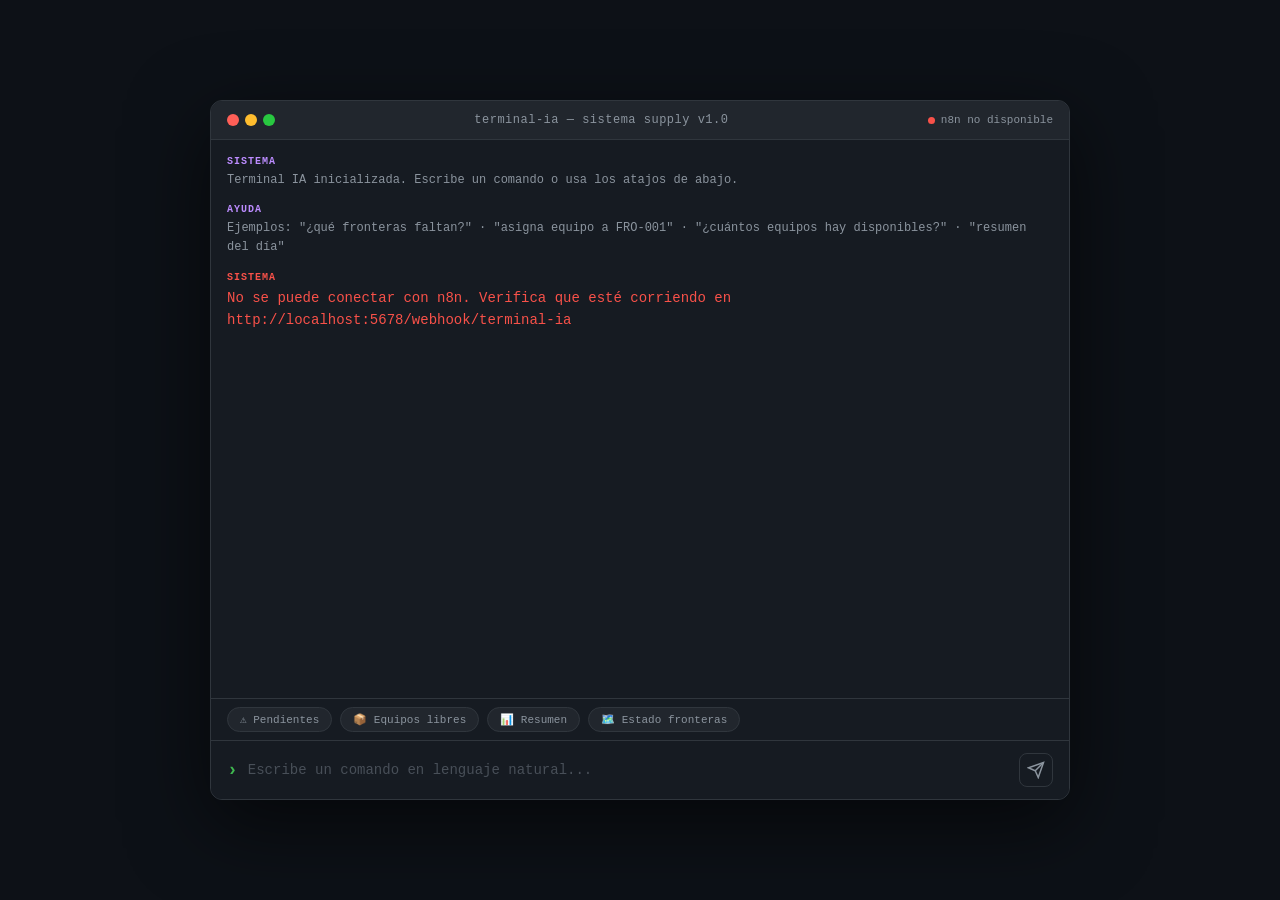
<file: frontend/index.html>
<!DOCTYPE html>
<html lang="es">
<head>
  <meta charset="UTF-8">
  <meta name="viewport" content="width=device-width, initial-scale=1.0">
  <title>Terminal IA — Sistema Supply</title>
  <link rel="stylesheet" href="css/terminal.css">
</head>
<body>
  <div class="terminal-wrapper">

    <!-- Header -->
    <div class="terminal-header">
      <div class="header-dots">
        <span class="dot red"></span>
        <span class="dot yellow"></span>
        <span class="dot green"></span>
      </div>
      <div class="header-title">terminal-ia — sistema supply v1.0</div>
      <div class="header-status">
        <span class="status-dot" id="status-dot"></span>
        <span id="status-text">conectando...</span>
      </div>
    </div>

    <!-- Output area -->
    <div class="terminal-output" id="output">
      <div class="message system">
        <span class="prefix">sistema</span>
        <span class="content">Terminal IA inicializada. Escribe un comando o usa los atajos de abajo.</span>
      </div>
      <div class="message system">
        <span class="prefix">ayuda</span>
        <span class="content">Ejemplos: "¿qué fronteras faltan?" · "asigna equipo a FRO-001" · "¿cuántos equipos hay disponibles?" · "resumen del día"</span>
      </div>
    </div>

    <!-- Quick actions -->
    <div class="quick-actions">
      <button class="quick-btn" data-cmd="¿Qué fronteras están pendientes de asignación?">⚠️ Pendientes</button>
      <button class="quick-btn" data-cmd="¿Cuántos equipos hay disponibles?">📦 Equipos libres</button>
      <button class="quick-btn" data-cmd="Dame un resumen ejecutivo del estado actual">📊 Resumen</button>
      <button class="quick-btn" data-cmd="Muestra el estado completo de todas las fronteras">🗺️ Estado fronteras</button>
    </div>

    <!-- Input area -->
    <div class="terminal-input-area">
      <span class="input-prefix">›</span>
      <input
        type="text"
        id="command-input"
        class="command-input"
        placeholder="Escribe un comando en lenguaje natural..."
        autocomplete="off"
        spellcheck="false"
      />
      <button id="send-btn" class="send-btn" title="Enviar (Enter)">
        <svg width="18" height="18" viewBox="0 0 24 24" fill="none" stroke="currentColor" stroke-width="2">
          <line x1="22" y1="2" x2="11" y2="13"></line>
          <polygon points="22 2 15 22 11 13 2 9 22 2"></polygon>
        </svg>
      </button>
    </div>

  </div>

  <script src="js/terminal.js"></script>
</body>
</html>
</file>
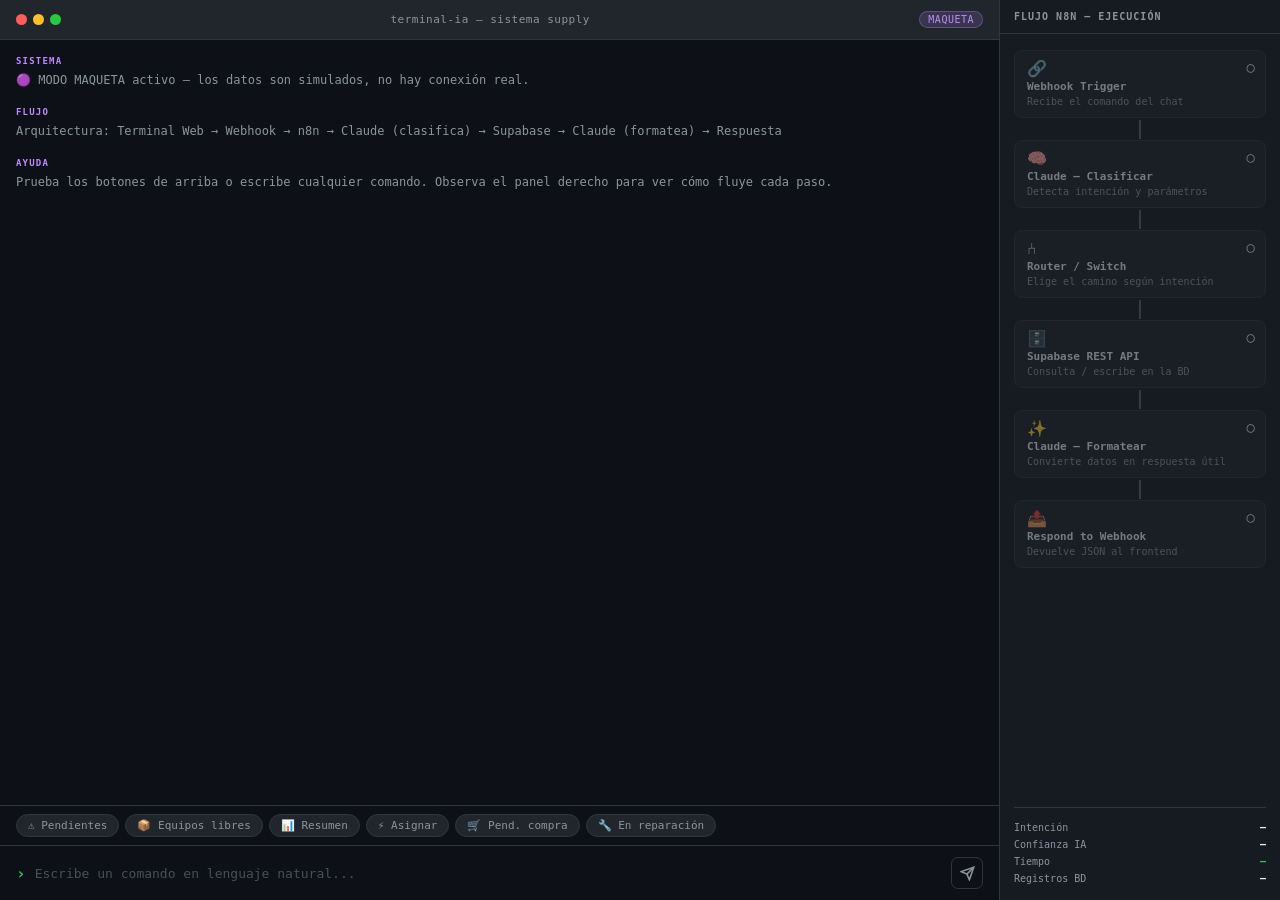
<file: frontend/mockup.html>
<!DOCTYPE html>
<html lang="es">
<head>
  <meta charset="UTF-8">
  <meta name="viewport" content="width=device-width, initial-scale=1.0">
  <title>Maqueta — Terminal IA Supply</title>
  <style>
    /* ============================================================
       BASE
       ============================================================ */
    :root {
      --bg:        #0d1117;
      --bg2:       #161b22;
      --bg3:       #21262d;
      --border:    #30363d;
      --text:      #e6edf3;
      --muted:     #8b949e;
      --dim:       #484f58;
      --green:     #3fb950;
      --blue:      #58a6ff;
      --yellow:    #d29922;
      --orange:    #f0883e;
      --red:       #f85149;
      --purple:    #bc8cff;
      --teal:      #39d3bb;
      --font:      'JetBrains Mono', 'Fira Code', 'Cascadia Code', monospace;
    }

    * { margin: 0; padding: 0; box-sizing: border-box; }

    body {
      background: var(--bg);
      color: var(--text);
      font-family: var(--font);
      font-size: 13px;
      height: 100vh;
      display: grid;
      grid-template-columns: 1fr 280px;
      grid-template-rows: 100vh;
      overflow: hidden;
    }

    /* ============================================================
       PANEL IZQUIERDO — TERMINAL
       ============================================================ */
    .terminal-panel {
      display: flex;
      flex-direction: column;
      border-right: 1px solid var(--border);
      overflow: hidden;
    }

    /* Header */
    .t-header {
      display: flex;
      align-items: center;
      padding: 11px 16px;
      background: var(--bg3);
      border-bottom: 1px solid var(--border);
      gap: 10px;
      user-select: none;
      flex-shrink: 0;
    }
    .dots { display: flex; gap: 6px; }
    .dot  { width: 11px; height: 11px; border-radius: 50%; }
    .dot.r { background: #ff5f57; }
    .dot.y { background: #ffbd2e; }
    .dot.g { background: #28c840; }

    .t-title {
      flex: 1;
      text-align: center;
      color: var(--muted);
      font-size: 11px;
      letter-spacing: 0.5px;
    }

    .badge-mock {
      background: rgba(188,140,255,0.15);
      color: var(--purple);
      border: 1px solid rgba(188,140,255,0.3);
      font-size: 10px;
      padding: 2px 8px;
      border-radius: 12px;
      letter-spacing: 0.5px;
    }

    /* Output */
    .t-output {
      flex: 1;
      overflow-y: auto;
      padding: 16px;
      display: flex;
      flex-direction: column;
      gap: 16px;
      scroll-behavior: smooth;
    }
    .t-output::-webkit-scrollbar { width: 4px; }
    .t-output::-webkit-scrollbar-thumb { background: var(--border); border-radius: 2px; }

    /* Mensajes */
    .msg { display: flex; flex-direction: column; gap: 5px; animation: fadeIn .2s ease; }
    @keyframes fadeIn { from { opacity:0; transform: translateY(3px); } to { opacity:1; transform:none; } }

    .msg-label {
      font-size: 9px;
      font-weight: 700;
      letter-spacing: 1.2px;
      text-transform: uppercase;
    }
    .msg-body {
      line-height: 1.65;
      white-space: pre-wrap;
      word-break: break-word;
    }

    .msg.user   .msg-label { color: var(--blue); }
    .msg.ia     .msg-label { color: var(--green); }
    .msg.sys    .msg-label { color: var(--purple); }
    .msg.sys    .msg-body  { color: var(--muted); font-size: 12px; }
    .msg.error  .msg-label { color: var(--red); }
    .msg.error  .msg-body  { color: var(--red); }

    /* Tabla de texto */
    .t-table {
      border-collapse: collapse;
      width: 100%;
      margin: 4px 0;
      font-size: 12px;
    }
    .t-table th {
      text-align: left;
      color: var(--muted);
      padding: 4px 10px 4px 0;
      border-bottom: 1px solid var(--border);
      font-weight: 600;
    }
    .t-table td {
      padding: 5px 10px 5px 0;
      border-bottom: 1px solid rgba(48,54,61,0.5);
      vertical-align: top;
    }
    .t-table tr:last-child td { border-bottom: none; }

    /* Badges de estado */
    .badge {
      display: inline-block;
      padding: 1px 7px;
      border-radius: 10px;
      font-size: 10px;
      font-weight: 600;
    }
    .badge.ok   { background: rgba(63,185,80,.15);  color: var(--green);  border: 1px solid rgba(63,185,80,.3);  }
    .badge.warn { background: rgba(210,153,34,.15); color: var(--yellow); border: 1px solid rgba(210,153,34,.3); }
    .badge.buy  { background: rgba(240,136,62,.15); color: var(--orange); border: 1px solid rgba(240,136,62,.3); }
    .badge.err  { background: rgba(248,81,73,.15);  color: var(--red);    border: 1px solid rgba(248,81,73,.3);  }

    /* Typing */
    .typing { display: flex; align-items: center; gap: 4px; padding: 2px 0; }
    .td     { width: 6px; height: 6px; border-radius: 50%; background: var(--green); animation: bounce 1.2s infinite; }
    .td:nth-child(2) { animation-delay: .2s; }
    .td:nth-child(3) { animation-delay: .4s; }
    @keyframes bounce { 0%,80%,100%{transform:scale(.5);opacity:.4} 40%{transform:scale(1);opacity:1} }

    /* Quick actions */
    .quick-bar {
      display: flex;
      gap: 6px;
      padding: 8px 16px;
      border-top: 1px solid var(--border);
      overflow-x: auto;
      scrollbar-width: none;
      flex-shrink: 0;
    }
    .quick-bar::-webkit-scrollbar { display: none; }
    .qbtn {
      background: var(--bg3);
      border: 1px solid var(--border);
      color: var(--muted);
      padding: 4px 11px;
      border-radius: 16px;
      font-family: var(--font);
      font-size: 11px;
      cursor: pointer;
      white-space: nowrap;
      transition: all .15s;
    }
    .qbtn:hover { background: var(--border); color: var(--text); border-color: var(--blue); }

    /* Input */
    .t-input-row {
      display: flex;
      align-items: center;
      gap: 9px;
      padding: 11px 16px;
      border-top: 1px solid var(--border);
      flex-shrink: 0;
    }
    .t-prompt { color: var(--green); font-size: 16px; font-weight: bold; user-select: none; }
    .t-input  {
      flex: 1; background: transparent; border: none; outline: none;
      color: var(--text); font-family: var(--font); font-size: 13px;
      caret-color: var(--green);
    }
    .t-input::placeholder { color: var(--dim); }
    .t-send {
      background: transparent;
      border: 1px solid var(--border);
      color: var(--muted);
      width: 32px; height: 32px;
      border-radius: 7px;
      cursor: pointer;
      display: flex; align-items: center; justify-content: center;
      transition: all .15s;
      flex-shrink: 0;
    }
    .t-send:hover { background: var(--blue); border-color: var(--blue); color: #fff; }
    .t-send:disabled { opacity: .35; cursor: not-allowed; }

    /* ============================================================
       PANEL DERECHO — WORKFLOW VISUAL
       ============================================================ */
    .flow-panel {
      display: flex;
      flex-direction: column;
      background: var(--bg2);
      overflow: hidden;
    }

    .flow-header {
      padding: 11px 14px;
      border-bottom: 1px solid var(--border);
      color: var(--muted);
      font-size: 10px;
      letter-spacing: 1px;
      text-transform: uppercase;
      font-weight: 600;
      flex-shrink: 0;
    }

    .flow-body {
      flex: 1;
      overflow-y: auto;
      padding: 16px 14px;
      display: flex;
      flex-direction: column;
      gap: 0;
    }
    .flow-body::-webkit-scrollbar { display: none; }

    /* Nodos del workflow */
    .wf-node {
      display: flex;
      flex-direction: column;
      gap: 3px;
      padding: 10px 12px;
      border: 1px solid var(--border);
      border-radius: 8px;
      background: var(--bg3);
      position: relative;
      transition: all .3s;
    }
    .wf-node.active {
      border-color: var(--blue);
      background: rgba(88,166,255,.07);
      box-shadow: 0 0 0 1px rgba(88,166,255,.2);
    }
    .wf-node.done {
      border-color: rgba(63,185,80,.4);
      background: rgba(63,185,80,.05);
    }
    .wf-node.idle {
      opacity: .45;
    }

    .wf-node-icon  { font-size: 16px; line-height: 1; }
    .wf-node-name  { font-size: 11px; font-weight: 600; color: var(--text); }
    .wf-node-desc  { font-size: 10px; color: var(--muted); }

    .wf-status {
      position: absolute;
      top: 8px;
      right: 10px;
      font-size: 14px;
    }

    /* Conector entre nodos */
    .wf-connector {
      display: flex;
      align-items: center;
      justify-content: center;
      height: 22px;
      color: var(--dim);
      font-size: 16px;
      user-select: none;
    }
    .wf-connector.active-line { color: var(--blue); }

    /* Info de la ejecución */
    .exec-info {
      margin-top: auto;
      padding-top: 14px;
      border-top: 1px solid var(--border);
      display: flex;
      flex-direction: column;
      gap: 6px;
    }
    .exec-row {
      display: flex;
      justify-content: space-between;
      align-items: center;
      font-size: 10px;
    }
    .exec-row .label { color: var(--muted); }
    .exec-row .value { color: var(--text); font-weight: 600; }
    .exec-row .value.highlight { color: var(--green); }

    /* Chip de intención detectada */
    .intent-chip {
      display: inline-block;
      padding: 2px 8px;
      border-radius: 10px;
      font-size: 10px;
      background: rgba(88,166,255,.15);
      color: var(--blue);
      border: 1px solid rgba(88,166,255,.3);
      max-width: 100%;
      overflow: hidden;
      text-overflow: ellipsis;
      white-space: nowrap;
    }

    /* Responsive */
    @media (max-width: 640px) {
      body { grid-template-columns: 1fr; }
      .flow-panel { display: none; }
    }
  </style>
</head>
<body>

<!-- ============================================================
     PANEL IZQUIERDO — TERMINAL
     ============================================================ -->
<div class="terminal-panel">
  <div class="t-header">
    <div class="dots">
      <span class="dot r"></span>
      <span class="dot y"></span>
      <span class="dot g"></span>
    </div>
    <div class="t-title">terminal-ia — sistema supply</div>
    <span class="badge-mock">MAQUETA</span>
  </div>

  <div class="t-output" id="output"></div>

  <div class="quick-bar">
    <button class="qbtn" data-cmd="¿Qué fronteras están pendientes?">⚠️ Pendientes</button>
    <button class="qbtn" data-cmd="¿Cuántos equipos hay disponibles?">📦 Equipos libres</button>
    <button class="qbtn" data-cmd="Dame un resumen del día">📊 Resumen</button>
    <button class="qbtn" data-cmd="Asigna un equipo a la frontera FRO-001">⚡ Asignar</button>
    <button class="qbtn" data-cmd="Marca FRO-005 como pendiente de compra">🛒 Pend. compra</button>
    <button class="qbtn" data-cmd="¿Qué equipos están en reparación?">🔧 En reparación</button>
  </div>

  <div class="t-input-row">
    <span class="t-prompt">›</span>
    <input
      id="cmd-input"
      class="t-input"
      type="text"
      placeholder="Escribe un comando en lenguaje natural..."
      autocomplete="off"
      spellcheck="false"
    />
    <button id="send-btn" class="t-send" title="Enviar (Enter)">
      <svg width="15" height="15" viewBox="0 0 24 24" fill="none" stroke="currentColor" stroke-width="2.5">
        <line x1="22" y1="2" x2="11" y2="13"></line>
        <polygon points="22 2 15 22 11 13 2 9 22 2"></polygon>
      </svg>
    </button>
  </div>
</div>

<!-- ============================================================
     PANEL DERECHO — WORKFLOW VISUAL
     ============================================================ -->
<div class="flow-panel">
  <div class="flow-header">flujo n8n — ejecución</div>
  <div class="flow-body" id="flow-body">

    <div class="wf-node idle" id="node-webhook">
      <div class="wf-node-icon">🔗</div>
      <div class="wf-node-name">Webhook Trigger</div>
      <div class="wf-node-desc">Recibe el comando del chat</div>
      <div class="wf-status" id="st-webhook">○</div>
    </div>

    <div class="wf-connector" id="line-1">│</div>

    <div class="wf-node idle" id="node-ia1">
      <div class="wf-node-icon">🧠</div>
      <div class="wf-node-name">Claude — Clasificar</div>
      <div class="wf-node-desc">Detecta intención y parámetros</div>
      <div class="wf-status" id="st-ia1">○</div>
    </div>

    <div class="wf-connector" id="line-2">│</div>

    <div class="wf-node idle" id="node-router">
      <div class="wf-node-icon">⑃</div>
      <div class="wf-node-name">Router / Switch</div>
      <div class="wf-node-desc">Elige el camino según intención</div>
      <div class="wf-status" id="st-router">○</div>
    </div>

    <div class="wf-connector" id="line-3">│</div>

    <div class="wf-node idle" id="node-supa">
      <div class="wf-node-icon">🗄️</div>
      <div class="wf-node-name">Supabase REST API</div>
      <div class="wf-node-desc">Consulta / escribe en la BD</div>
      <div class="wf-status" id="st-supa">○</div>
    </div>

    <div class="wf-connector" id="line-4">│</div>

    <div class="wf-node idle" id="node-ia2">
      <div class="wf-node-icon">✨</div>
      <div class="wf-node-name">Claude — Formatear</div>
      <div class="wf-node-desc">Convierte datos en respuesta útil</div>
      <div class="wf-status" id="st-ia2">○</div>
    </div>

    <div class="wf-connector" id="line-5">│</div>

    <div class="wf-node idle" id="node-resp">
      <div class="wf-node-icon">📤</div>
      <div class="wf-node-name">Respond to Webhook</div>
      <div class="wf-node-desc">Devuelve JSON al frontend</div>
      <div class="wf-status" id="st-resp">○</div>
    </div>

    <!-- Info de ejecución -->
    <div class="exec-info">
      <div class="exec-row">
        <span class="label">Intención</span>
        <span class="value" id="exec-intent">—</span>
      </div>
      <div class="exec-row">
        <span class="label">Confianza IA</span>
        <span class="value" id="exec-conf">—</span>
      </div>
      <div class="exec-row">
        <span class="label">Tiempo</span>
        <span class="value highlight" id="exec-time">—</span>
      </div>
      <div class="exec-row">
        <span class="label">Registros BD</span>
        <span class="value" id="exec-rows">—</span>
      </div>
    </div>

  </div>
</div>

<script>
/* ============================================================
   BASE DE DATOS MOCK
   (simula lo que estaría en Supabase)
   ============================================================ */
const DB = {
  fronteras: [
    { id:'f1', codigo:'FRO-001', nombre:'Frontera Norte A',  region:'Norte', prioridad:'alta',  estado:'incompleta',     equipos_asignados:1, equipos_pendientes:2, equipos_por_comprar:0 },
    { id:'f2', codigo:'FRO-002', nombre:'Frontera Norte B',  region:'Norte', prioridad:'alta',  estado:'completa',       equipos_asignados:3, equipos_pendientes:0, equipos_por_comprar:0 },
    { id:'f3', codigo:'FRO-003', nombre:'Frontera Sur A',    region:'Sur',   prioridad:'media', estado:'incompleta',     equipos_asignados:0, equipos_pendientes:1, equipos_por_comprar:1 },
    { id:'f4', codigo:'FRO-004', nombre:'Frontera Sur B',    region:'Sur',   prioridad:'media', estado:'completa',       equipos_asignados:2, equipos_pendientes:0, equipos_por_comprar:0 },
    { id:'f5', codigo:'FRO-005', nombre:'Frontera Este',     region:'Este',  prioridad:'baja',  estado:'incompleta',     equipos_asignados:0, equipos_pendientes:0, equipos_por_comprar:2 },
    { id:'f6', codigo:'FRO-006', nombre:'Frontera Oeste',    region:'Oeste', prioridad:'baja',  estado:'sin_asignaciones',equipos_asignados:0, equipos_pendientes:0, equipos_por_comprar:0 },
  ],
  equipos: [
    { id:'e1', codigo:'EQ-001', tipo:'Scanner',          modelo:'Canon DR-C230', estado:'disponible'    },
    { id:'e2', codigo:'EQ-002', tipo:'Scanner',          modelo:'Canon DR-C230', estado:'disponible'    },
    { id:'e3', codigo:'EQ-003', tipo:'Terminal POS',     modelo:'Verifone VX820',estado:'asignado'      },
    { id:'e4', codigo:'EQ-004', tipo:'Terminal POS',     modelo:'Verifone VX820',estado:'disponible'    },
    { id:'e5', codigo:'EQ-005', tipo:'Radio Comunicación',modelo:'Motorola DP1400',estado:'disponible'  },
    { id:'e6', codigo:'EQ-006', tipo:'Radio Comunicación',modelo:'Motorola DP1400',estado:'asignado'    },
    { id:'e7', codigo:'EQ-007', tipo:'Cámara IP',        modelo:'Hikvision DS-2CD',estado:'en_reparacion'},
    { id:'e8', codigo:'EQ-008', tipo:'UPS',              modelo:'APC Back-UPS 600',estado:'disponible'  },
  ],
  asignaciones: [
    { frontera:'FRO-001', equipo:'EQ-003', estado:'activa',          fecha:'2026-04-20' },
    { frontera:'FRO-002', equipo:'EQ-006', estado:'activa',          fecha:'2026-04-18' },
    { frontera:'FRO-003', equipo:null,     estado:'pendiente_compra', fecha:'2026-05-01' },
    { frontera:'FRO-005', equipo:null,     estado:'pendiente_compra', fecha:'2026-05-03' },
  ]
};

/* ============================================================
   MOCK DE RESPUESTAS IA
   (simula lo que Claude devolvería después de leer la BD)
   ============================================================ */
const MOCK_RESPONSES = {
  pendientes: {
    intencion: 'listar_fronteras_pendientes',
    confianza: 0.97,
    rows: 4,
    respuesta: `⚠️ Fronteras con asignaciones incompletas (3 encontradas):

{TABLE:pendientes}

🔴 Prioridad alta: FRO-001 tiene 2 equipos pendientes.
💡 Sugerencia: Hay 4 equipos disponibles para asignar ahora mismo.`
  },

  equipos: {
    intencion: 'listar_equipos_disponibles',
    confianza: 0.99,
    rows: 4,
    respuesta: `📦 Equipos disponibles para asignar (4 unidades):

{TABLE:equipos_disp}

Total asignados: 2  |  En reparación: 1  |  Disponibles: 4`
  },

  resumen: {
    intencion: 'ver_resumen_dashboard',
    confianza: 0.96,
    rows: 1,
    respuesta: `📊 Resumen ejecutivo — 6 mayo 2026

┌─────────────────────────────────┐
│  Total fronteras activas    6   │
│  Fronteras completas        2   │
│  Fronteras incompletas      3   │
│  Sin asignaciones           1   │
├─────────────────────────────────┤
│  Equipos disponibles        4   │
│  Equipos asignados          2   │
│  En reparación              1   │
├─────────────────────────────────┤
│  Pendientes de compra       2   │
└─────────────────────────────────┘

🔴 Atención: FRO-001 (alta prioridad) lleva 16 días incompleta.
✅ Norte B y Sur B completamente equipadas.`
  },

  asignar: {
    intencion: 'asignar_equipo',
    confianza: 0.94,
    rows: 1,
    respuesta: `✅ Asignación completada exitosamente.

  Frontera:  FRO-001 — Frontera Norte A
  Equipo:    EQ-001 — Scanner Canon DR-C230
  Estado:    activa
  Fecha:     6 may 2026, 10:42 AM
  Hecho por: terminal-ia

EQ-001 marcado como asignado en inventario.
Quedan 3 equipos disponibles para asignar.`
  },

  pendiente_compra: {
    intencion: 'marcar_pendiente_compra',
    confianza: 0.92,
    rows: 1,
    respuesta: `🛒 Frontera FRO-005 marcada como pendiente de compra.

  Frontera:  FRO-005 — Frontera Este
  Estado:    pendiente_compra
  Motivo:    Sin equipos disponibles en inventario
  Registrado: 6 may 2026, 10:43 AM

Esta frontera aparecerá en el reporte de compras pendientes.
El reporte diario de las 8:00 AM incluirá esta solicitud.`
  },

  reparacion: {
    intencion: 'consulta_libre',
    confianza: 0.88,
    rows: 1,
    respuesta: `🔧 Equipos actualmente en reparación (1):

  EQ-007 — Cámara IP Hikvision DS-2CD
  Estado: en_reparacion
  Asignación previa: FRO-002

Sin fecha estimada de regreso registrada.
💡 Puedes actualizar el estado desde la terminal cuando esté listo.`
  },

  default: {
    intencion: 'consulta_libre',
    confianza: 0.71,
    rows: 0,
    respuesta: `Entendido tu mensaje, pero no pude identificar una acción específica.

Comandos que puedo ejecutar:
  • Ver fronteras pendientes / completas
  • Listar equipos disponibles
  • Asignar equipo a frontera (ej: "asigna a FRO-001")
  • Marcar como pendiente de compra
  • Ver equipos en reparación
  • Resumen del dashboard

¿Qué necesitas hacer?`
  }
};

/* Tablas mock para insertar en respuestas */
const MOCK_TABLES = {
  pendientes: {
    headers: ['Código', 'Frontera', 'Prioridad', 'Pendientes', 'Estado'],
    rows: [
      ['FRO-001', 'Norte A',      '🔴 Alta',  '2', '⚠️ incompleta'],
      ['FRO-003', 'Sur A',        '🟡 Media', '1 + 1 compra', '⚠️ incompleta'],
      ['FRO-005', 'Este',         '🟢 Baja',  '2 compra', '🛒 pend.compra'],
      ['FRO-006', 'Oeste',        '🟢 Baja',  '—', '⚫ sin asignar'],
    ]
  },
  equipos_disp: {
    headers: ['Código', 'Tipo', 'Modelo'],
    rows: [
      ['EQ-001', 'Scanner',           'Canon DR-C230'],
      ['EQ-002', 'Scanner',           'Canon DR-C230'],
      ['EQ-004', 'Terminal POS',      'Verifone VX820'],
      ['EQ-005', 'Radio Comunicación','Motorola DP1400'],
      ['EQ-008', 'UPS',              'APC Back-UPS 600'],
    ]
  }
};

/* ============================================================
   LÓGICA DE CLASIFICACIÓN MOCK
   (simula lo que haría Claude en el nodo "Clasificar Intención")
   ============================================================ */
function clasificar(cmd) {
  const c = cmd.toLowerCase();
  if (/pendiente|falta|incompleta|sin asignar/.test(c))     return 'pendientes';
  if (/disponible|libre|inventario|cuántos/.test(c))        return 'equipos';
  if (/resumen|dashboard|ejecutivo|estado general/.test(c)) return 'resumen';
  if (/asigna|asignar|asignación/.test(c))                  return 'asignar';
  if (/compra|pendiente de compra|falta equipo/.test(c))    return 'pendiente_compra';
  if (/reparaci|reparac/.test(c))                           return 'reparacion';
  return 'default';
}

/* ============================================================
   WORKFLOW VISUAL — Animación de pasos
   ============================================================ */
const NODES = ['webhook','ia1','router','supa','ia2','resp'];

function resetFlow() {
  NODES.forEach(n => {
    const el = document.getElementById('node-'+n);
    const st = document.getElementById('st-'+n);
    el.className = 'wf-node idle';
    st.textContent = '○';
  });
  for(let i=1;i<=5;i++) {
    const l = document.getElementById('line-'+i);
    if(l) l.className = 'wf-connector';
  }
  document.getElementById('exec-intent').textContent = '—';
  document.getElementById('exec-conf').textContent = '—';
  document.getElementById('exec-time').textContent = '—';
  document.getElementById('exec-rows').textContent = '—';
}

function activateNode(nodeId, lineAfter) {
  const el = document.getElementById('node-'+nodeId);
  const st = document.getElementById('st-'+nodeId);
  el.className = 'wf-node active';
  st.textContent = '⟳';
  if(lineAfter) {
    const l = document.getElementById('line-'+lineAfter);
    if(l) l.className = 'wf-connector active-line';
  }
}

function doneNode(nodeId) {
  const el = document.getElementById('node-'+nodeId);
  const st = document.getElementById('st-'+nodeId);
  el.className = 'wf-node done';
  st.textContent = '✓';
}

async function runFlowAnimation(respKey, respData) {
  resetFlow();
  const t0 = Date.now();

  // Paso 1: Webhook
  activateNode('webhook', null);
  await delay(300);
  doneNode('webhook');

  // Paso 2: IA Clasificar
  activateNode('ia1', 1);
  await delay(700);
  doneNode('ia1');
  document.getElementById('exec-intent').innerHTML = `<span class="intent-chip">${respData.intencion}</span>`;
  document.getElementById('exec-conf').textContent = (respData.confianza * 100).toFixed(0) + '%';

  // Paso 3: Router
  activateNode('router', 2);
  await delay(250);
  doneNode('router');

  // Paso 4: Supabase
  activateNode('supa', 3);
  await delay(500);
  doneNode('supa');
  document.getElementById('exec-rows').textContent = respData.rows + ' reg.';

  // Paso 5: IA Formatear
  activateNode('ia2', 4);
  await delay(600);
  doneNode('ia2');

  // Paso 6: Respond
  activateNode('resp', 5);
  await delay(200);
  doneNode('resp');

  const elapsed = ((Date.now() - t0) / 1000).toFixed(2);
  document.getElementById('exec-time').textContent = elapsed + 's';
}

function delay(ms) { return new Promise(r => setTimeout(r, ms)); }

/* ============================================================
   TERMINAL — Mensajes
   ============================================================ */
const output = document.getElementById('output');

function addMsg(type, label, body) {
  const div = document.createElement('div');
  div.className = `msg ${type}`;
  div.innerHTML = `<div class="msg-label">${esc(label)}</div><div class="msg-body">${body}</div>`;
  output.appendChild(div);
  output.scrollTop = output.scrollHeight;
  return div;
}

function addTable(key) {
  const data = MOCK_TABLES[key];
  if (!data) return '';
  let html = '<table class="t-table"><thead><tr>';
  data.headers.forEach(h => html += `<th>${esc(h)}</th>`);
  html += '</tr></thead><tbody>';
  data.rows.forEach(row => {
    html += '<tr>';
    row.forEach(cell => html += `<td>${esc(cell)}</td>`);
    html += '</tr>';
  });
  html += '</tbody></table>';
  return html;
}

function formatRespuesta(raw) {
  // Sustituye marcadores de tabla por HTML real
  return raw.replace(/\{TABLE:(\w+)\}/g, (_, key) => addTable(key))
            .replace(/\n/g, '<br>');
}

function addTyping() {
  const div = document.createElement('div');
  div.className = 'msg ia';
  div.innerHTML = `<div class="msg-label">ia</div><div class="typing"><div class="td"></div><div class="td"></div><div class="td"></div></div>`;
  output.appendChild(div);
  output.scrollTop = output.scrollHeight;
  return div;
}

function esc(s) {
  return String(s)
    .replace(/&/g,'&amp;').replace(/</g,'&lt;').replace(/>/g,'&gt;').replace(/"/g,'&quot;');
}

/* ============================================================
   SISTEMA DE HISTORIAL
   ============================================================ */
const hist = [];
let histIdx = -1;

/* ============================================================
   ENVIAR COMANDO
   ============================================================ */
const cmdInput = document.getElementById('cmd-input');
const sendBtn  = document.getElementById('send-btn');
let loading = false;

async function enviar() {
  const cmd = cmdInput.value.trim();
  if (!cmd || loading) return;

  hist.unshift(cmd);
  histIdx = -1;
  cmdInput.value = '';

  addMsg('user', 'tú', esc(cmd));
  const typing = addTyping();
  loading = true;
  sendBtn.disabled = true;
  cmdInput.disabled = true;

  // Tiempo de simulación aleatorio (para que se sienta real)
  const totalDelay = 1800 + Math.random() * 800;

  const key = clasificar(cmd);
  const respData = MOCK_RESPONSES[key];

  // Corre la animación del workflow en paralelo
  runFlowAnimation(key, respData);

  await delay(totalDelay);

  typing.remove();
  addMsg('ia', 'ia', formatRespuesta(respData.respuesta));

  loading = false;
  sendBtn.disabled = false;
  cmdInput.disabled = false;
  cmdInput.focus();
}

sendBtn.addEventListener('click', enviar);
cmdInput.addEventListener('keydown', e => {
  if (e.key === 'Enter') { enviar(); return; }
  if (e.key === 'ArrowUp') {
    e.preventDefault();
    if (histIdx < hist.length - 1) { histIdx++; cmdInput.value = hist[histIdx]; }
  }
  if (e.key === 'ArrowDown') {
    e.preventDefault();
    histIdx > 0 ? (histIdx--, cmdInput.value = hist[histIdx]) : (histIdx=-1, cmdInput.value='');
  }
});

document.querySelectorAll('.qbtn').forEach(btn =>
  btn.addEventListener('click', () => { cmdInput.value = btn.dataset.cmd; enviar(); })
);

/* ============================================================
   MENSAJE DE BIENVENIDA
   ============================================================ */
addMsg('sys', 'sistema', '🟣 MODO MAQUETA activo — los datos son simulados, no hay conexión real.');
addMsg('sys', 'flujo', 'Arquitectura: Terminal Web → Webhook → n8n → Claude (clasifica) → Supabase → Claude (formatea) → Respuesta');
addMsg('sys', 'ayuda', 'Prueba los botones de arriba o escribe cualquier comando. Observa el panel derecho para ver cómo fluye cada paso.');

cmdInput.focus();
</script>
</body>
</html>
</file>
<file: frontend/css/terminal.css>
/* ============================================================
   Terminal IA - Sistema Supply
   ============================================================ */

:root {
  --bg-primary:    #0d1117;
  --bg-secondary:  #161b22;
  --bg-tertiary:   #21262d;
  --border-color:  #30363d;
  --text-primary:  #e6edf3;
  --text-muted:    #8b949e;
  --text-dim:      #484f58;
  --accent-green:  #3fb950;
  --accent-blue:   #58a6ff;
  --accent-yellow: #d29922;
  --accent-red:    #f85149;
  --accent-purple: #bc8cff;
  --font-mono:     'JetBrains Mono', 'Fira Code', 'Cascadia Code', 'Courier New', monospace;
}

* {
  margin: 0;
  padding: 0;
  box-sizing: border-box;
}

body {
  background: var(--bg-primary);
  color: var(--text-primary);
  font-family: var(--font-mono);
  font-size: 14px;
  height: 100vh;
  display: flex;
  align-items: center;
  justify-content: center;
  padding: 16px;
}

/* ============================================================
   Terminal wrapper
   ============================================================ */
.terminal-wrapper {
  width: 100%;
  max-width: 860px;
  height: calc(100vh - 32px);
  max-height: 700px;
  background: var(--bg-secondary);
  border: 1px solid var(--border-color);
  border-radius: 12px;
  display: flex;
  flex-direction: column;
  overflow: hidden;
  box-shadow: 0 24px 80px rgba(0, 0, 0, 0.6);
}

/* ============================================================
   Header
   ============================================================ */
.terminal-header {
  display: flex;
  align-items: center;
  padding: 12px 16px;
  background: var(--bg-tertiary);
  border-bottom: 1px solid var(--border-color);
  gap: 12px;
  user-select: none;
}

.header-dots {
  display: flex;
  gap: 6px;
}

.dot {
  width: 12px;
  height: 12px;
  border-radius: 50%;
}
.dot.red    { background: #ff5f57; }
.dot.yellow { background: #ffbd2e; }
.dot.green  { background: #28c840; }

.header-title {
  flex: 1;
  text-align: center;
  color: var(--text-muted);
  font-size: 12px;
  letter-spacing: 0.5px;
}

.header-status {
  display: flex;
  align-items: center;
  gap: 6px;
  font-size: 11px;
  color: var(--text-muted);
}

.status-dot {
  width: 7px;
  height: 7px;
  border-radius: 50%;
  background: var(--text-dim);
  transition: background 0.3s;
}
.status-dot.online  { background: var(--accent-green); box-shadow: 0 0 6px var(--accent-green); }
.status-dot.offline { background: var(--accent-red); }
.status-dot.loading { background: var(--accent-yellow); animation: pulse 1s infinite; }

@keyframes pulse {
  0%, 100% { opacity: 1; }
  50%       { opacity: 0.3; }
}

/* ============================================================
   Output
   ============================================================ */
.terminal-output {
  flex: 1;
  overflow-y: auto;
  padding: 16px;
  display: flex;
  flex-direction: column;
  gap: 14px;
  scroll-behavior: smooth;
}

.terminal-output::-webkit-scrollbar        { width: 6px; }
.terminal-output::-webkit-scrollbar-track  { background: transparent; }
.terminal-output::-webkit-scrollbar-thumb  { background: var(--border-color); border-radius: 3px; }

/* Messages */
.message {
  display: flex;
  flex-direction: column;
  gap: 4px;
  animation: fadeIn 0.25s ease;
}

@keyframes fadeIn {
  from { opacity: 0; transform: translateY(4px); }
  to   { opacity: 1; transform: translateY(0); }
}

.message .prefix {
  font-size: 10px;
  font-weight: 600;
  letter-spacing: 1px;
  text-transform: uppercase;
}

.message .content {
  line-height: 1.6;
  white-space: pre-wrap;
  word-break: break-word;
}

/* Message types */
.message.user .prefix  { color: var(--accent-blue); }
.message.user .content { color: var(--text-primary); }

.message.ia .prefix    { color: var(--accent-green); }
.message.ia .content   { color: var(--text-primary); }

.message.system .prefix { color: var(--accent-purple); }
.message.system .content { color: var(--text-muted); font-size: 12px; }

.message.error .prefix  { color: var(--accent-red); }
.message.error .content { color: var(--accent-red); }

/* Typing indicator */
.typing-indicator {
  display: flex;
  align-items: center;
  gap: 4px;
  padding: 4px 0;
}
.typing-dot {
  width: 6px;
  height: 6px;
  border-radius: 50%;
  background: var(--accent-green);
  animation: typing 1.2s infinite;
}
.typing-dot:nth-child(2) { animation-delay: 0.2s; }
.typing-dot:nth-child(3) { animation-delay: 0.4s; }

@keyframes typing {
  0%, 80%, 100% { transform: scale(0.6); opacity: 0.4; }
  40%           { transform: scale(1);   opacity: 1; }
}

/* ============================================================
   Quick actions
   ============================================================ */
.quick-actions {
  display: flex;
  gap: 8px;
  padding: 8px 16px;
  border-top: 1px solid var(--border-color);
  overflow-x: auto;
  scrollbar-width: none;
}
.quick-actions::-webkit-scrollbar { display: none; }

.quick-btn {
  background: var(--bg-tertiary);
  border: 1px solid var(--border-color);
  color: var(--text-muted);
  padding: 5px 12px;
  border-radius: 20px;
  font-family: var(--font-mono);
  font-size: 11px;
  cursor: pointer;
  white-space: nowrap;
  transition: all 0.2s;
}
.quick-btn:hover {
  background: var(--border-color);
  color: var(--text-primary);
  border-color: var(--accent-blue);
}

/* ============================================================
   Input area
   ============================================================ */
.terminal-input-area {
  display: flex;
  align-items: center;
  gap: 10px;
  padding: 12px 16px;
  border-top: 1px solid var(--border-color);
  background: var(--bg-secondary);
}

.input-prefix {
  color: var(--accent-green);
  font-size: 18px;
  font-weight: bold;
  line-height: 1;
  user-select: none;
}

.command-input {
  flex: 1;
  background: transparent;
  border: none;
  outline: none;
  color: var(--text-primary);
  font-family: var(--font-mono);
  font-size: 14px;
  caret-color: var(--accent-green);
}

.command-input::placeholder { color: var(--text-dim); }

.send-btn {
  background: transparent;
  border: 1px solid var(--border-color);
  color: var(--text-muted);
  width: 34px;
  height: 34px;
  border-radius: 8px;
  cursor: pointer;
  display: flex;
  align-items: center;
  justify-content: center;
  transition: all 0.2s;
  flex-shrink: 0;
}
.send-btn:hover {
  background: var(--accent-blue);
  border-color: var(--accent-blue);
  color: white;
}
.send-btn:disabled {
  opacity: 0.4;
  cursor: not-allowed;
}

/* ============================================================
   Responsive
   ============================================================ */
@media (max-width: 600px) {
  body { padding: 0; }
  .terminal-wrapper { height: 100vh; max-height: none; border-radius: 0; border: none; }
  .quick-actions { gap: 6px; padding: 6px 12px; }
  .terminal-output { padding: 12px; }
}
</file>
